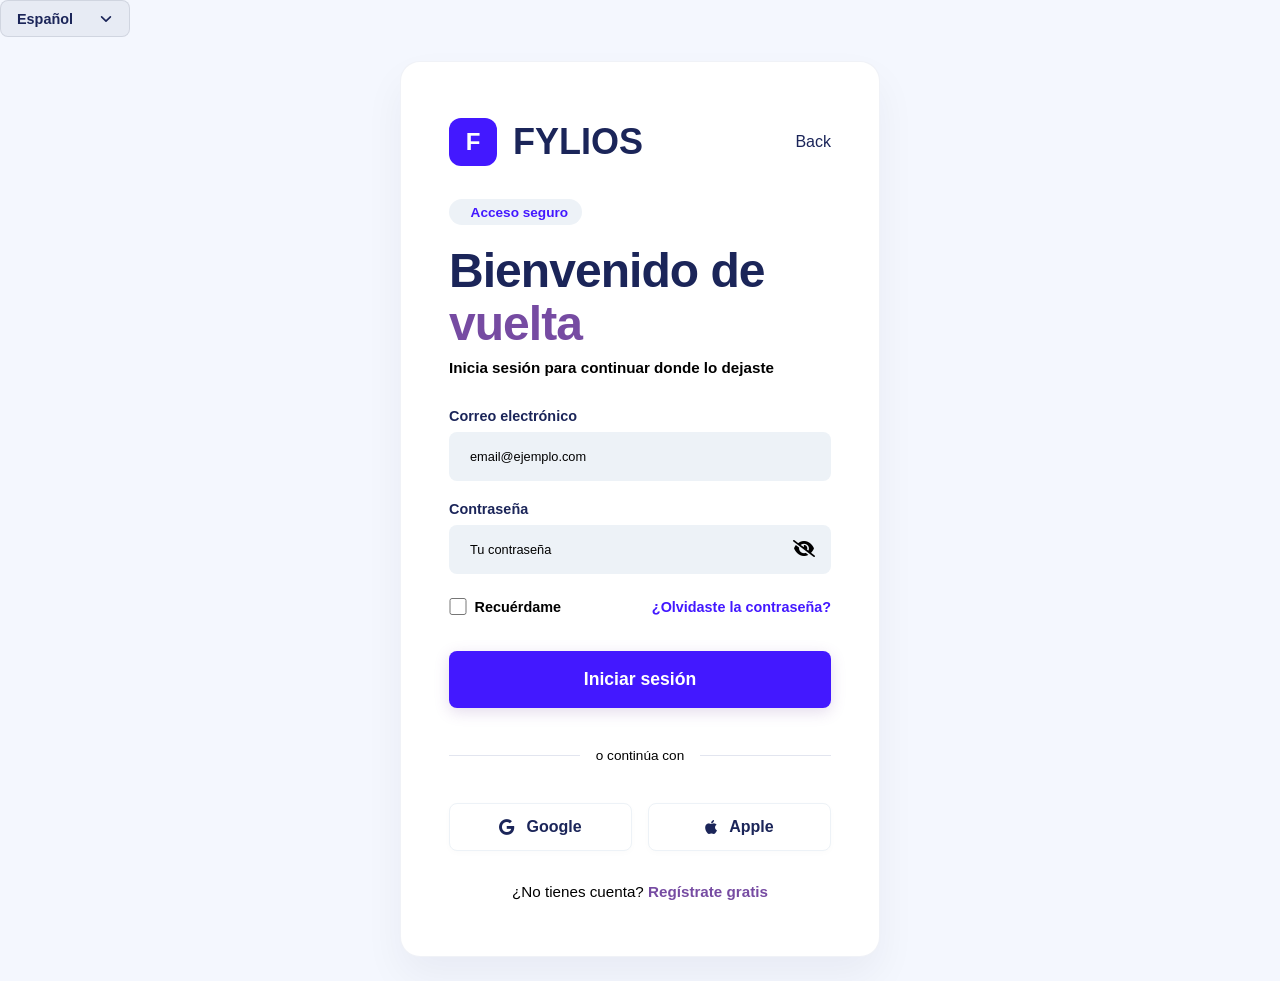
<file: pages/login.html>
<!doctype html>
<html lang="es">
  <head>
    <meta charset="UTF-8" />
    <meta name="viewport" content="width=device-width, initial-scale=1.0" />
    <title>Iniciar Sesión - FYLIOS</title>
<link rel="icon" type="image/svg+xml" href="../assets/favicon.svg" />
<link rel="stylesheet" href="../css/login.css" />
    <link
      rel="stylesheet"
      href="https://cdnjs.cloudflare.com/ajax/libs/font-awesome/6.0.0/css/all.min.css"
    />
  </head>
  <body class="theme-dark">
    <div class="language-selector-top">
      <select id="language-select">
        <option value="es">Español</option>
        <option value="fr">Français</option>
        <option value="pt">Português</option>
      </select>
    </div>
    <main class="login-layout">
      <div class="login-card">
        <header class="login-header">
          <div class="logo-group">
            <span class="logo-box">F</span>
            <h2>FYLIOS</h2>
          </div>
          <a href="../index.html" class="link-back" data-i18n="back">Volver</a>
        </header>

        <div class="login-titles">
          <span class="badge">
            <i class="fa-solid fa-shield-halved"></i> <span data-i18n="secureAccess">Acceso seguro</span>
          </span>
          <h1 class="title" data-i18n="welcome_html">
            Bienvenido de <span class="text-accent">vuelta</span>
          </h1>
          <p class="subtitle" data-i18n="subtitle">Inicia sesión para continuar donde lo dejaste</p>
        </div>

        <form class="login-form" action="#" method="POST">
          <div class="input-group">
            <label for="email" data-i18n="email">Correo electrónico</label>
            <input
              type="email"
              id="email"
              placeholder="email@ejemplo.com"
              data-i18n-placeholder="emailPlaceholder"
              required
            />
          </div>

          <div class="input-group">
            <label for="password" data-i18n="password">Contraseña</label>
            <div class="password-wrapper">
              <input
                type="password"
                id="password"
                placeholder="Tu contraseña"
                data-i18n-placeholder="passwordPlaceholder"
                required
              />
              <button
                type="button"
                class="btn-toggle-pass"
                aria-label="Mostrar contraseña"
                data-i18n-aria="showPassword"
              >
                <i class="fa-solid fa-eye-slash"></i>
              </button>
            </div>
          </div>

          <div class="form-options">
            <label class="checkbox-container">
              <input type="checkbox" class="custom-checkbox" />
              <span class="checkbox-text" data-i18n="rememberMe">Recuérdame</span>
            </label>
            <a href="#" class="link-forgot" data-i18n="forgotPassword">¿Olvidaste la contraseña?</a>
          </div>

          <button type="submit" class="btn-submit" data-i18n="submitButton">Iniciar sesión</button>

          <div class="divider">
            <span data-i18n="orContinueWith">o continúa con</span>
          </div>

          <div class="social-login">
            <button type="button" class="btn-social">
              <i class="fa-brands fa-google"></i> <span data-i18n="googleBtn">Google</span>
            </button>
            <button type="button" class="btn-social">
              <i class="fa-brands fa-apple"></i> <span data-i18n="appleBtn">Apple</span>
            </button>
          </div>
        </form>

        <footer class="login-footer">
          <p data-i18n="footer_html">
            ¿No tienes cuenta?
            <a href="register.html" class="link-register">Regístrate gratis</a>
          </p>
        </footer>
      </div>
    </main>

    <script>
      const translations = {
        es: {
          back: "Back",
          secureAccess: "Acceso seguro",
          welcome_html: "Bienvenido de <span class=\"text-accent\">vuelta</span>",
          subtitle: "Inicia sesión para continuar donde lo dejaste",
          email: "Correo electrónico",
          emailPlaceholder: "email@ejemplo.com",
          password: "Contraseña",
          passwordPlaceholder: "Tu contraseña",
          showPassword: "Mostrar contraseña",
          rememberMe: "Recuérdame",
          forgotPassword: "¿Olvidaste la contraseña?",
          submitButton: "Iniciar sesión",
          orContinueWith: "o continúa con",
          googleBtn: "Google",
          appleBtn: "Apple",
          footer_html: "¿No tienes cuenta? <a href=\"register.html\" class=\"link-register\">Regístrate gratis</a>",
        },
        fr: {
          back: "Retour",
          secureAccess: "Accès sécurisé",
          welcome_html: "Bienvenue <span class=\"text-accent\">de retour</span>",
          subtitle: "Connectez-vous pour continuer où vous l'aviez laissé",
          email: "Adresse email",
          emailPlaceholder: "email@exemple.com",
          password: "Mot de passe",
          passwordPlaceholder: "Votre mot de passe",
          showPassword: "Afficher le mot de passe",
          rememberMe: "Se souvenir de moi",
          forgotPassword: "Mot de passe oublié ?",
          submitButton: "Se connecter",
          orContinueWith: "ou continuez avec",
          googleBtn: "Google",
          appleBtn: "Apple",
          footer_html: "Vous n'avez pas de compte ? <a href=\"register.html\" class=\"link-register\">S'inscrire gratuitement</a>",
        },
        pt: {
          back: "Voltar",
          secureAccess: "Acesso seguro",
          welcome_html: "Bem-vindo <span class=\"text-accent\">de volta</span>",
          subtitle: "Faça login para continuar de onde parou",
          email: "Endereço de email",
          emailPlaceholder: "email@exemplo.com",
          password: "Senha",
          passwordPlaceholder: "Sua senha",
          showPassword: "Mostrar senha",
          rememberMe: "Lembrar-me",
          forgotPassword: "Esqueceu a senha?",
          submitButton: "Entrar",
          orContinueWith: "ou continue com",
          googleBtn: "Google",
          appleBtn: "Apple",
          footer_html: "Não tem uma conta? <a href=\"register.html\" class=\"link-register\">Registre-se gratuitamente</a>",
        },
      };

      document.addEventListener("DOMContentLoaded", () => {
        const languageSelect = document.getElementById("language-select");
        const htmlElement = document.documentElement;

        // 1. Inicializar
        const savedLanguage = localStorage.getItem("selectedLanguage") || "es";
        languageSelect.value = savedLanguage;
        applyLanguage(savedLanguage);

        // 2. Escuchar cambios locales
        languageSelect.addEventListener("change", (e) => {
          const lang = e.target.value;
          localStorage.setItem("selectedLanguage", lang);
          applyLanguage(lang);
        });

        // 3. Sincronización multi-pestaña
        window.addEventListener("storage", (e) => {
          if (e.key === "selectedLanguage") {
            languageSelect.value = e.newValue;
            applyLanguage(e.newValue);
          }
        });

        // 4. Aplicar traducciones
        function applyLanguage(lang) {
          htmlElement.lang = lang;
          const dict = translations[lang];

          // Textos e HTML
          document.querySelectorAll("[data-i18n]").forEach((el) => {
            const key = el.getAttribute("data-i18n");
            if (dict[key]) el.innerHTML = dict[key];
          });

          // Placeholders de Inputs
          document.querySelectorAll("[data-i18n-placeholder]").forEach((el) => {
            const key = el.getAttribute("data-i18n-placeholder");
            if (dict[key]) el.placeholder = dict[key];
          });

          // Aria-labels (Accesibilidad)
          document.querySelectorAll("[data-i18n-aria]").forEach((el) => {
            const key = el.getAttribute("data-i18n-aria");
            if (dict[key]) el.setAttribute("aria-label", dict[key]);
          });
        }
      });
    </script>
  </body>
</html>
</file>
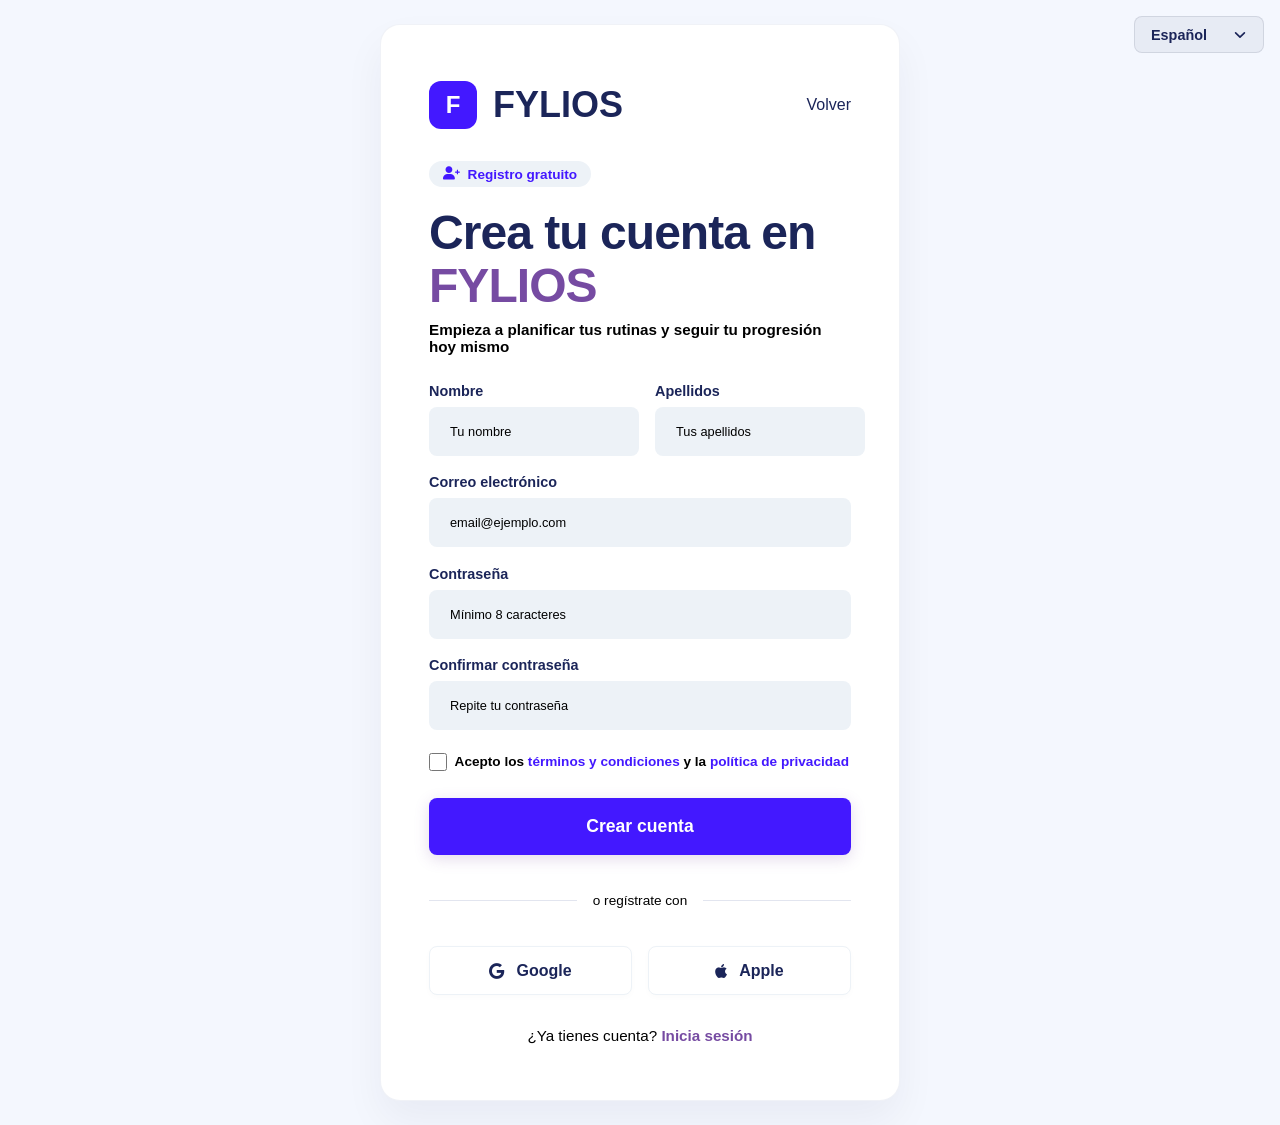
<file: pages/register.html>
<!doctype html>
<html lang="es">
  <head>
    <meta charset="UTF-8" />
    <meta name="viewport" content="width=device-width, initial-scale=1.0" />
    <title>Registro - FYLIOS</title>
    <link rel="icon" type="image/svg+xml" href="../assets/favicon.svg" />
    <link rel="stylesheet" href="../css/register.css" />
    <link
      rel="stylesheet"
      href="https://cdnjs.cloudflare.com/ajax/libs/font-awesome/6.0.0/css/all.min.css"
    />
  </head>
  <body class="theme-dark">
    <div class="language-selector-top">
      <select id="language-select" aria-label="Idioma">
        <option value="es">Español</option>
        <option value="fr">Français</option>
        <option value="pt">Português</option>
      </select>
    </div>

    <main class="login-layout">
      <div class="login-card register-card">
        <header class="login-header">
          <div class="logo-group">
            <span class="logo-box">F</span>
            <h2>FYLIOS</h2>
          </div>
          <a href="login.html" class="link-back">Volver</a>
        </header>

        <div class="login-titles register-titles">
          <span class="badge">
            <i class="fa-solid fa-user-plus"></i>
            <span>Registro gratuito</span>
          </span>
          <h1 class="title">
            Crea tu cuenta en <span class="text-accent">FYLIOS</span>
          </h1>
          <p class="subtitle">
            Empieza a planificar tus rutinas y seguir tu progresión hoy mismo
          </p>
        </div>

        <form class="register-form" action="#" method="POST">
          <div class="form-row">
            <div class="input-group">
              <label for="first-name">Nombre</label>
              <input
                type="text"
                id="first-name"
                name="first-name"
                placeholder="Tu nombre"
                autocomplete="given-name"
                required
              />
            </div>
            <div class="input-group">
              <label for="last-name">Apellidos</label>
              <input
                type="text"
                id="last-name"
                name="last-name"
                placeholder="Tus apellidos"
                autocomplete="family-name"
                required
              />
            </div>
          </div>

          <div class="input-group">
            <label for="email">Correo electrónico</label>
            <input
              type="email"
              id="email"
              name="email"
              placeholder="email@ejemplo.com"
              autocomplete="email"
              required
            />
          </div>

          <div class="input-group">
            <label for="password">Contraseña</label>
            <input
              type="password"
              id="password"
              name="password"
              placeholder="Mínimo 8 caracteres"
              autocomplete="new-password"
              required
            />
          </div>

          <div class="input-group">
            <label for="password-confirm">Confirmar contraseña</label>
            <input
              type="password"
              id="password-confirm"
              name="password-confirm"
              placeholder="Repite tu contraseña"
              autocomplete="new-password"
              required
            />
          </div>

          <div class="form-options terms-group">
            <label class="checkbox-container">
              <input type="checkbox" class="custom-checkbox" required />
              <span class="checkbox-text">
                Acepto los
                <a href="#" class="link-inline">términos y condiciones</a>
                y la
                <a href="#" class="link-inline">política de privacidad</a>
              </span>
            </label>
          </div>

          <button type="submit" class="btn-submit">Crear cuenta</button>

          <div class="divider">
            <span>o regístrate con</span>
          </div>

          <div class="social-login">
            <button type="button" class="btn-social">
              <i class="fa-brands fa-google"></i>
              <span>Google</span>
            </button>
            <button type="button" class="btn-social">
              <i class="fa-brands fa-apple"></i>
              <span>Apple</span>
            </button>
          </div>
        </form>

        <footer class="login-footer">
          <p>
            ¿Ya tienes cuenta?
            <a href="login.html" class="link-login">Inicia sesión</a>
          </p>
        </footer>
      </div>
    </main>
  </body>
</html>
</file>
<file: css/login.css>
/* Variables del Sistema de Diseño */
:root {
  /* Tipografía */
  --font-heading: "Syne", sans-serif;
  --font-subheading: "DM Sans", sans-serif;
  --font-body: "Inter", sans-serif;

  /* Tema Principal (Fondo claro, Tarjetas Blancas) */
  --color-background: #f4f7fe;
  --color-surface: #ffffff;
  --color-surf: #edf2f7;

  /* Navbar (Azul Oscuro) - No se usa en login pero se mantiene en la paleta global */
  --color-navbar-bg: #0b1437;
  --color-navbar-text: #ffffff;
  --color-navbar-text-low: #a3aed0;

  /* Textos (Negro / Gris) */
  --color-text-high: #1b2559;
  --color-text-low: black;

  /* Botones y Acentos */
  --color-primary: #4318ff; /* Morado */
  --color-accent1: #764ba2; /* Azul */
  --color-accent1-hover: #5d3a81;

  /* Estados (Verde, Rojo) */
  --color-green: #05cd99;
  --color-green-bg1: #e6faf5;
  --color-red: #ee5d50;

  /* Espaciado y Radios Base */
  --radius-sm: 0.25rem;
  --radius-md: 0.5rem;
  --radius-lg: 0.75rem;
  --radius-xl: 1.25rem;
}

* {
  box-sizing: border-box;
  margin: 0;
  padding: 0;
}

body {
  font-family: var(--font-body);
  color: var(--color-text-high);
  /* Fondo claro limpio */
  background-color: var(--color-background);
  min-height: 100vh;
  background-attachment: fixed;
}

button {
  background: none;
  border: none;
  cursor: pointer;
  font: inherit;
  color: inherit;
}

a {
  text-decoration: none;
  color: inherit;
}

/* -------------------------------------
   LAYOUT PRINCIPAL CENTRADO
   ------------------------------------- */
.login-layout {
  display: flex;
  justify-content: center;
  align-items: center;
  min-height: 100vh;
  padding: 1.5rem;
}

/* -------------------------------------
   TARJETA DEL FORMULARIO
   ------------------------------------- */
.login-card {
  background-color: var(--color-surface);
  width: 100%;
  max-width: 440px;
  padding: 2.5rem 2rem;
  border-radius: var(--radius-xl);
  border: 1px solid rgba(112, 126, 174, 0.1);
  /* Sombra suave y amplia para fondos claros */
  box-shadow: 0 20px 40px rgba(11, 20, 55, 0.05);
  display: flex;
  flex-direction: column;
}

/* -------------------------------------
   CABECERA Y TÍTULOS
   ------------------------------------- */
.login-header {
  display: flex;
  align-items: center;
  justify-content: flex-start;
  margin-bottom: 2rem;
  justify-content: space-between;
}

.logo-group {
  display: flex;
  align-items: center;
  gap: 1rem;
  font-family: var(--font-heading);
  font-size: 1.5rem;
  font-weight: 800;
  color: var(--color-text-high);
}

.logo-box {
  background-color: var(--color-primary);
  color: #fff;
  width: 3rem;
  height: 3rem;
  border-radius: var(--radius-lg);
  display: flex;
  align-items: center;
  justify-content: center;
  font-size: 1.5rem;
}

.badge {
  display: inline-flex;
  align-items: center;
  gap: 0.5rem;
  background-color: var(--color-surf);
  color: var(--color-primary);
  font-family: var(--font-subheading);
  font-size: 0.85rem;
  font-weight: 700;
  padding: 0.35rem 0.85rem;
  border-radius: 2rem;
  margin-bottom: 1.25rem;
}

.title {
  font-family: var(--font-heading);
  font-size: 2.5rem;
  font-weight: 800;
  line-height: 1.1;
  margin-bottom: 0.5rem;
  letter-spacing: -0.02em;
  color: var(--color-text-high);
}

.text-accent {
  color: var(--color-accent1); /* Azul para la palabra destacada */
}

.subtitle {
  font-family: var(--font-subheading);
  font-size: 0.95rem;
  font-weight: 600;
  color: var(--color-text-low);
  margin-bottom: 2rem;
}

/* -------------------------------------
   FORMULARIO E INPUTS
   ------------------------------------- */
.login-form {
  display: flex;
  flex-direction: column;
  gap: 1.25rem;
}

.input-group {
  display: flex;
  flex-direction: column;
  gap: 0.5rem;
}

.input-group label {
  font-family: var(--font-subheading);
  font-size: 0.9rem;
  font-weight: 700;
  color: var(--color-text-high);
}

.input-group input {
  background-color: var(--color-surf);
  border: 1px solid transparent;
  color: var(--color-text-high);
  padding: 1rem 1.25rem;
  border-radius: var(--radius-md);
  font-family: var(--font-body);
  font-size: 0.8rem;
  outline: none;
  transition: all 0.2s ease;
}

.input-group input::placeholder {
  color: var(--color-text-low);
}

.input-group input:focus {
  border-color: var(--color-primary);
  background-color: var(--color-surface);
  box-shadow: 0 0 0 3px rgba(118, 75, 162, 0.1);
}

.password-wrapper {
  position: relative;
  display: flex;
  align-items: center;
}

.password-wrapper input {
  width: 100%;
  padding-right: 3rem;
}

.btn-toggle-pass {
  position: absolute;
  right: 1rem;
  color: var(--color-text-low);
  font-size: 1.1rem;
  transition: color 0.2s;
}

.btn-toggle-pass:hover {
  color: var(--color-text-high);
}

/* Opciones: Checkbox y Forgot Password */
.form-options {
  display: flex;
  justify-content: space-between;
  align-items: center;
  margin-top: 0.25rem;
}

.checkbox-container {
  display: flex;
  align-items: center;
  gap: 0.5rem;
  cursor: pointer;
}

.custom-checkbox {
  width: 1.1rem;
  height: 1.1rem;
  accent-color: var(--color-primary);
  cursor: pointer;
}

.checkbox-text {
  font-size: 0.9rem;
  color: var(--color-text-low);
  font-weight: 600;
}

.link-forgot {
  font-size: 0.9rem;
  color: var(--color-primary);
  font-weight: 700;
  transition: color 0.2s;
}

.link-forgot:hover {
  color: var(--color-accent1-hover);
}

/* Botón de Enviar */
.btn-submit {
  background-color: var(--color-primary); /* Morado */
  color: #fff;
  font-family: var(--font-heading);
  font-size: 1.1rem;
  font-weight: 800;
  padding: 1.1rem;
  border-radius: var(--radius-md);
  margin-top: 1rem;
  transition: all 0.2s ease;
  box-shadow: 0 4px 15px rgba(118, 75, 162, 0.2);
}

.btn-submit:hover {
  background-color: var(--color-accent1-hover);
  transform: translateY(-2px);
  box-shadow: 0 6px 20px rgba(118, 75, 162, 0.3);
}

/* -------------------------------------
   SOCIAL LOGIN Y FOOTER
   ------------------------------------- */
.divider {
  display: flex;
  align-items: center;
  text-align: center;
  color: var(--color-text-low);
  font-size: 0.85rem;
  margin: 1.25rem 0;
}

.divider::before,
.divider::after {
  content: "";
  flex: 1;
  border-bottom: 1px solid rgba(112, 126, 174, 0.2);
}

.divider span {
  padding: 0 1rem;
}

.social-login {
  display: flex;
  gap: 1rem;
}

.btn-social {
  flex: 1;
  background-color: var(--color-surface);
  color: var(--color-text-high);
  font-family: var(--font-body);
  font-size: 1rem;
  font-weight: 600;
  padding: 0.9rem;
  border-radius: var(--radius-md);
  display: flex;
  justify-content: center;
  align-items: center;
  gap: 0.75rem;
  border: 1px solid var(--color-surf);
  box-shadow: 0 2px 6px rgba(11, 20, 55, 0.02);
  transition: all 0.2s;
}

.btn-social:hover {
  background-color: var(--color-surf);
  border-color: rgba(112, 126, 174, 0.3);
}

.login-footer {
  text-align: center;
  margin-top: 2rem;
  font-size: 0.95rem;
  color: var(--color-text-low);
}

.link-register {
  color: var(--color-accent1); /* Azul */
  font-weight: 700;
  transition: color 0.2s;
}

.link-register:hover {
  color: var(--color-primary); /* Cambia a morado al hacer hover */
}

/* =========================================
   RESPONSIVE: ESCRITORIO
   ========================================= */
@media (min-width: 1024px) {
  .login-card {
    padding: 3.5rem 3rem;
    max-width: 480px;
  }

  .title {
    font-size: 3rem;
  }
}

.language-selector-top select {
  padding: 0.6rem 1rem;
  background-color: rgba(11, 20, 55, 0.05);
  border: 1px solid rgba(11, 20, 55, 0.1);
  border-radius: var(--radius-md);
  color: var(--color-text-high);
  font-family: var(--font-subheading);
  font-size: 0.9rem;
  font-weight: 600;
  transition: all 0.2s ease;
  appearance: none;
  /* Icono flecha oscuro para que contraste con el fondo claro */
  background-image: url("data:image/svg+xml,%3csvg xmlns='http://www.w3.org/2000/svg' fill='none' viewBox='0 0 20 20'%3e%3cpath stroke='%231B2559' stroke-linecap='round' stroke-linejoin='round' stroke-width='1.5' d='m6 8 4 4 4-4'/%3e%3c/svg%3e");
  background-position: right 0.75rem center;
  background-repeat: no-repeat;
  background-size: 1.5em 1.5em;
  padding-right: 2.5rem;
  cursor: pointer;
}

.language-selector-top select:hover {
  background-color: rgba(11, 20, 55, 0.08);
  border-color: rgba(11, 20, 55, 0.2);
}

.language-selector-top select:focus {
  outline: none;
  background-color: rgba(11, 20, 55, 0.1);
  border-color: var(--color-primary);
  box-shadow: 0 0 0 3px rgba(118, 75, 162, 0.1);
}
</file>
<file: css/register.css>
/*esto es para compartir css del login con el register*/
@import url("login.css");

.language-selector-top {
  position: fixed;
  top: 1rem;
  right: 1rem;
  z-index: 10;
}

.register-card {
  max-width: 480px;
}

.register-titles .subtitle {
  margin-bottom: 1.75rem;
}

.register-form {
  display: flex;
  flex-direction: column;
  gap: 1.15rem;
}

.form-row {
  display: grid;
  grid-template-columns: 1fr 1fr;
  gap: 1rem;
}

.terms-group {
  margin-top: 0.25rem;
}

.terms-group .checkbox-text {
  font-size: 0.85rem;
  line-height: 1.45;
}

.terms-group .link-inline {
  color: var(--color-primary);
  font-weight: 700;
  transition: color 0.2s;
}

.terms-group .link-inline:hover {
  color: var(--color-accent1-hover);
}

.register-form .btn-submit {
  margin-top: 0.5rem;
}

.link-login {
  color: var(--color-accent1);
  font-weight: 700;
  transition: color 0.2s;
}

.link-login:hover {
  color: var(--color-primary);
}

@media (max-width: 520px) {
  .form-row {
    grid-template-columns: 1fr;
  }
}

@media (min-width: 1024px) {
  .register-card {
    max-width: 520px;
    padding: 3.5rem 3rem;
  }
}
</file>
